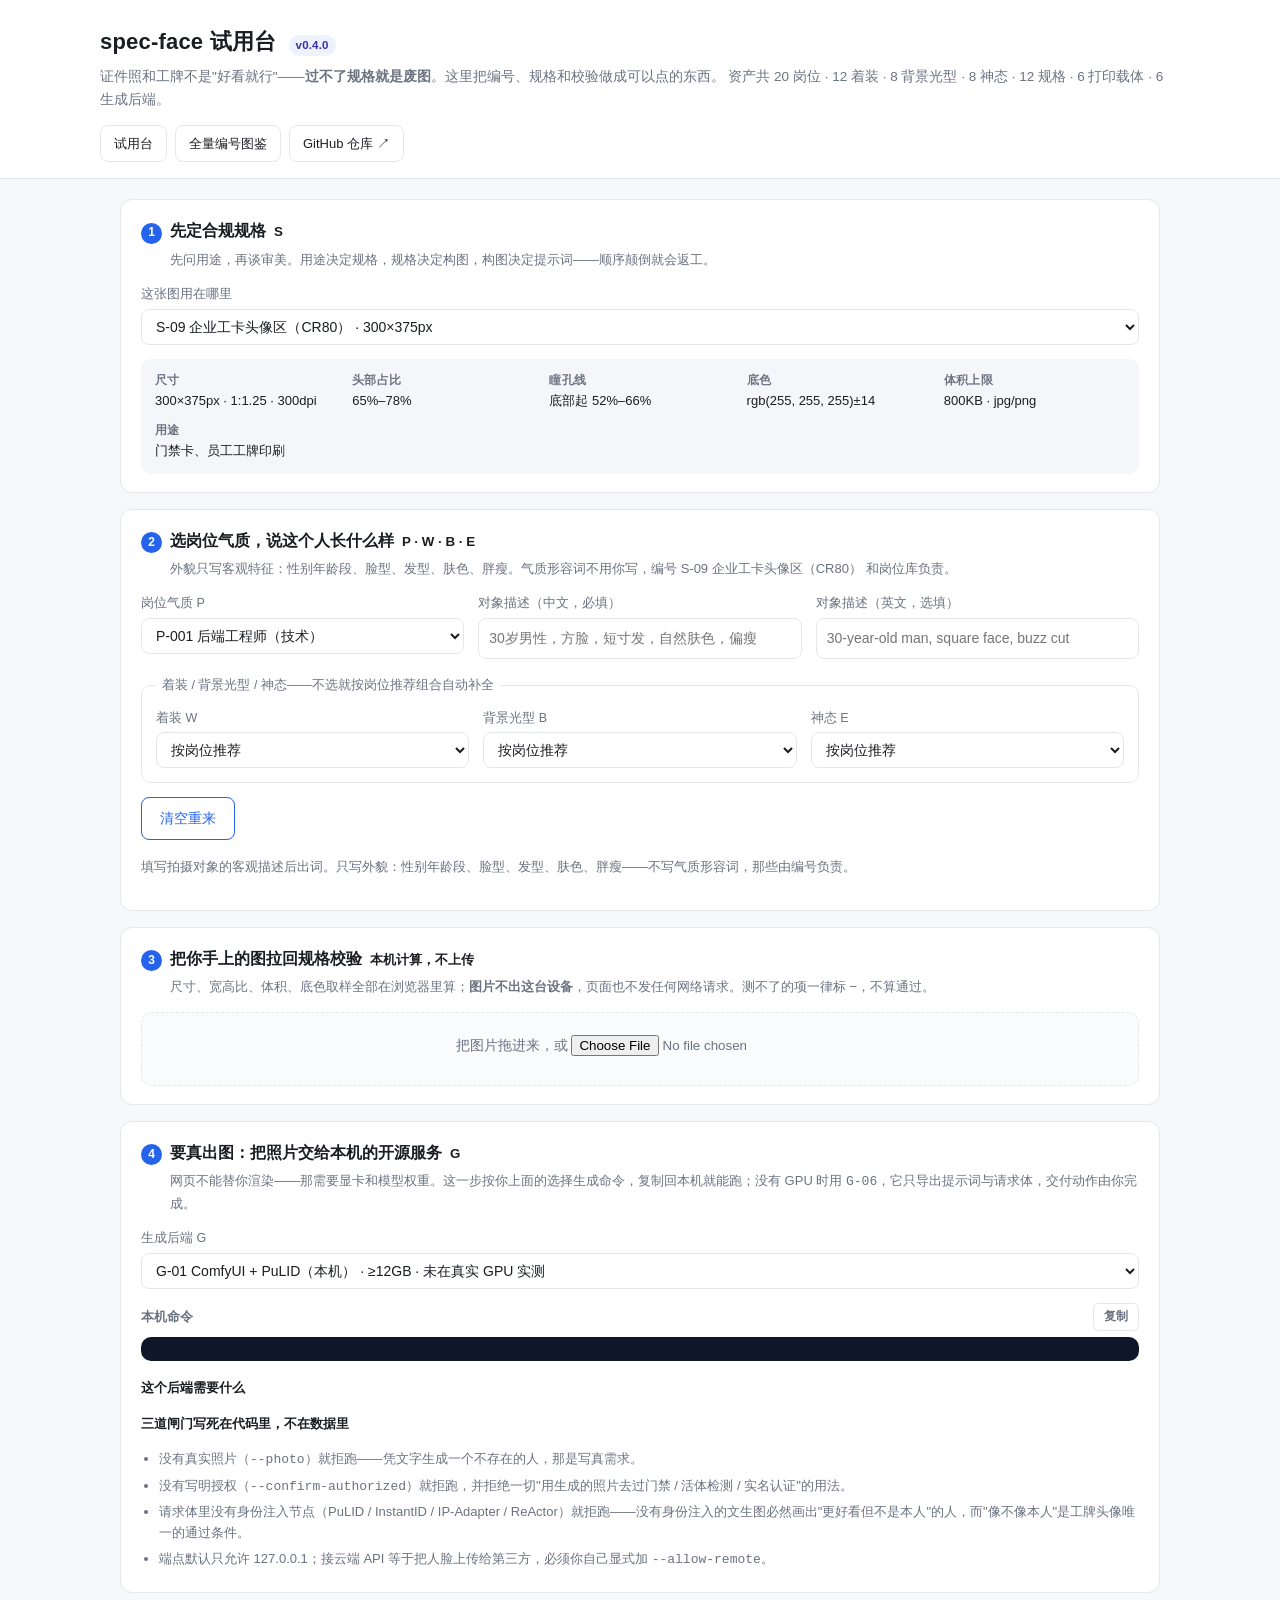
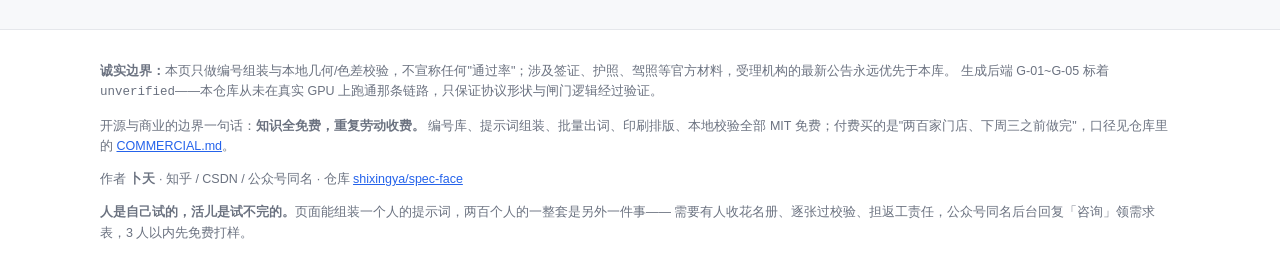
<file: index.html>
<!DOCTYPE html>
<html lang="zh-CN">
<head>
<meta charset="utf-8">
<meta name="viewport" content="width=device-width, initial-scale=1">
<title>spec-face 试用台 · 选编号，出合规工牌头像提示词</title>
<meta name="description" content="在线组合 S/P/W/B/E 五元编号，生成中英双语工牌头像提示词与交付前自检清单，并在浏览器本地校验图片尺寸、底色与体积。不上传任何图片。">
<link rel="stylesheet" href="assets/style.css">
</head>
<body>
<header>
  <div class="head-inner">
    <h1>spec-face 试用台 <span class="tag" id="v-tag">v0.0.0</span></h1>
    <div class="sub">证件照和工牌不是"好看就行"——<b>过不了规格就是废图</b>。这里把编号、规格和校验做成可以点的东西。
      资产共 <span id="v-count">—</span>。</div>
    <nav class="tabs">
      <a href="index.html">试用台</a>
      <a href="gallery.html">全量编号图鉴</a>
      <a href="https://github.com/shixingya/spec-face" target="_blank" rel="noopener">GitHub 仓库 ↗</a>
    </nav>
  </div>
</header>

<main id="app">

  <section class="step">
    <h2><span class="num">1</span>先定合规规格 <small class="en">S</small></h2>
    <p class="why">先问用途，再谈审美。用途决定规格，规格决定构图，构图决定提示词——顺序颠倒就会返工。</p>
    <div class="row">
      <div class="f wide">
        <label for="spec">这张图用在哪里</label>
        <select id="spec"></select>
      </div>
    </div>
    <div class="facts" id="facts"></div>
    <div class="flag" id="spec-flag" hidden>⚠ 本规格标记 <code>needs_verification</code>：正式提交前请比对受理方（使领馆、出入境、交管、平台）的最新公告，本页不构成官方口径。</div>
  </section>

  <section class="step">
    <h2><span class="num">2</span>选岗位气质，说这个人长什么样 <small class="en">P · W · B · E</small></h2>
    <p class="why">外貌只写客观特征：性别年龄段、脸型、发型、肤色、胖瘦。气质形容词不用你写，编号 <span id="spec-name">—</span> 和岗位库负责。</p>
    <div class="row">
      <div class="f">
        <label for="persona">岗位气质 P</label>
        <select id="persona"></select>
      </div>
      <div class="f">
        <label for="subject">对象描述（中文，必填）</label>
        <input type="text" id="subject" placeholder="30岁男性，方脸，短寸发，自然肤色，偏瘦">
      </div>
      <div class="f">
        <label for="subject-en">对象描述（英文，选填）</label>
        <input type="text" id="subject-en" placeholder="30-year-old man, square face, buzz cut">
      </div>
    </div>
    <fieldset>
      <legend>着装 / 背景光型 / 神态——不选就按岗位推荐组合自动补全</legend>
      <div class="row">
        <div class="f"><label for="w-wear">着装 W</label><select id="w-wear"></select></div>
        <div class="f"><label for="w-backdrop">背景光型 B</label><select id="w-backdrop"></select></div>
        <div class="f"><label for="w-mood">神态 E</label><select id="w-mood"></select></div>
      </div>
    </fieldset>
    <p style="margin:14px 0 0"><button class="act sec" id="reset">清空重来</button></p>

    <div class="out" id="prompt-out"></div>
  </section>

  <section class="step">
    <h2><span class="num">3</span>把你手上的图拉回规格校验 <small class="en">本机计算，不上传</small></h2>
    <p class="why">尺寸、宽高比、体积、底色取样全部在浏览器里算；<b>图片不出这台设备</b>，页面也不发任何网络请求。测不了的项一律标 −，不算通过。</p>
    <div class="drop" id="drop">
      把图片拖进来，或 <input type="file" id="file" accept="image/*" style="display:inline-block;width:auto;border:none;padding:0">
      <div id="file-name" style="margin-top:6px"></div>
    </div>
    <div class="step" id="check-card" hidden style="margin:16px 0 0;padding:0;border:none">
      <div class="preview">
        <div id="check-preview"></div>
        <div style="flex:1;min-width:260px">
          <table>
            <thead><tr><th></th><th>校验项</th><th>用第 1 步选定的规格实测</th></tr></thead>
            <tbody id="check-body"></tbody>
          </table>
          <div class="summary" id="check-sum"></div>
        </div>
      </div>
    </div>
  </section>

  <section class="step">
    <h2><span class="num">4</span>要真出图：把照片交给本机的开源服务 <small class="en">G</small></h2>
    <p class="why">网页不能替你渲染——那需要显卡和模型权重。这一步按你上面的选择生成命令，复制回本机就能跑；没有 GPU 时用 <code>G-06</code>，它只导出提示词与请求体，交付动作由你完成。</p>
    <div class="row">
      <div class="f wide">
        <label for="provider">生成后端 G</label>
        <select id="provider"></select>
      </div>
    </div>
    <p class="why" id="g-note" style="margin:10px 0 0"></p>
    <div class="blk" style="margin-top:14px">
      <h3><span>本机命令</span><button class="copy" data-copy="cmd">复制</button></h3>
      <pre class="cmd" id="cmd"></pre>
    </div>
    <b style="font-size:13px">这个后端需要什么</b>
    <ul class="gates" id="g-need"></ul>
    <b style="font-size:13px">三道闸门写死在代码里，不在数据里</b>
    <ul class="gates">
      <li>没有真实照片（<code>--photo</code>）就拒跑——凭文字生成一个不存在的人，那是写真需求。</li>
      <li>没有写明授权（<code>--confirm-authorized</code>）就拒跑，并拒绝一切"用生成的照片去过门禁 / 活体检测 / 实名认证"的用法。</li>
      <li>请求体里没有身份注入节点（PuLID / InstantID / IP-Adapter / ReActor）就拒跑——没有身份注入的文生图必然画出"更好看但不是本人"的人，而"像不像本人"是工牌头像唯一的通过条件。</li>
      <li>端点默认只允许 127.0.0.1；接云端 API 等于把人脸上传给第三方，必须你自己显式加 <code>--allow-remote</code>。</li>
    </ul>
  </section>

</main>

<footer>
  <div class="head-inner">
    <p><b>诚实边界：</b>本页只做编号组装与本地几何/色差校验，不宣称任何"通过率"；涉及签证、护照、驾照等官方材料，受理机构的最新公告永远优先于本库。
      生成后端 G-01~G-05 标着 <code>unverified</code>——本仓库从未在真实 GPU 上跑通那条链路，只保证协议形状与闸门逻辑经过验证。</p>
    <p>开源与商业的边界一句话：<b>知识全免费，重复劳动收费。</b>
      编号库、提示词组装、批量出词、印刷排版、本地校验全部 MIT 免费；付费买的是"两百家门店、下周三之前做完"，口径见仓库里的
      <a href="https://github.com/shixingya/spec-face/blob/main/COMMERCIAL.md" target="_blank" rel="noopener">COMMERCIAL.md</a>。</p>
    <p>作者 <b>卜天</b> · 知乎 / CSDN / 公众号同名 · 仓库
      <a href="https://github.com/shixingya/spec-face" target="_blank" rel="noopener">shixingya/spec-face</a></p>
    <p><b>人是自己试的，活儿是试不完的。</b>页面能组装一个人的提示词，两百个人的一整套是另外一件事——
      需要有人收花名册、逐张过校验、担返工责任，公众号同名后台回复「咨询」领需求表，3 人以内先免费打样。</p>
  </div>
</footer>

<script src="data/library.js"></script>
<script src="assets/app.js"></script>
</body>
</html>
</file>
<file: assets/style.css>
:root {
  --fg: #1a1d21;
  --mut: #6b7280;
  --line: #e5e7eb;
  --bg: #fff;
  --ac: #2563eb;
  --ok: #047857;
  --bad: #b91c1c;
  --warn: #b45309;
}

* { box-sizing: border-box; }

body {
  margin: 0;
  font: 15px/1.65 -apple-system, "Segoe UI", "PingFang SC", "Microsoft YaHei", sans-serif;
  color: var(--fg);
  background: #f7f8fa;
}

header {
  background: var(--bg);
  border-bottom: 1px solid var(--line);
  padding: 24px 20px 16px;
}

.head-inner, main, footer > .head-inner { max-width: 1080px; margin: 0 auto; }

h1 { margin: 0; font-size: 22px; letter-spacing: .2px; }

.sub { color: var(--mut); font-size: 13.5px; margin-top: 6px; }

.tabs { display: flex; gap: 8px; margin-top: 14px; flex-wrap: wrap; }

.tabs a, .tabs button {
  padding: 7px 13px;
  border: 1px solid var(--line);
  background: var(--bg);
  border-radius: 8px;
  cursor: pointer;
  font-size: 13px;
  color: var(--fg);
  text-decoration: none;
}

.tabs a.ext:hover, .tabs button:hover { border-color: var(--ac); color: var(--ac); }

main { padding: 20px; }

.step {
  background: var(--bg);
  border: 1px solid var(--line);
  border-radius: 12px;
  padding: 18px 20px;
  margin-bottom: 16px;
}

.step > h2 {
  margin: 0 0 4px;
  font-size: 16px;
  display: flex;
  align-items: baseline;
  gap: 8px;
}

.num {
  display: inline-flex;
  width: 21px; height: 21px;
  border-radius: 50%;
  background: var(--ac);
  color: #fff;
  font-size: 12px;
  align-items: center;
  justify-content: center;
  flex: none;
}

.why { color: var(--mut); font-size: 13px; margin: 0 0 14px 29px; }

.row { display: flex; gap: 14px; flex-wrap: wrap; }

label { display: block; font-size: 12.5px; color: var(--mut); margin-bottom: 4px; }

select, input[type=text], textarea {
  font: inherit;
  font-size: 14px;
  padding: 8px 10px;
  border: 1px solid var(--line);
  border-radius: 8px;
  background: var(--bg);
  color: var(--fg);
  width: 100%;
}

select:focus, input:focus, textarea:focus { outline: 2px solid #bfdbfe; border-color: var(--ac); }

.f { flex: 1 1 220px; min-width: 200px; }
.f.wide { flex: 1 1 100%; }

fieldset {
  border: 1px solid var(--line);
  border-radius: 10px;
  padding: 12px 14px 14px;
  margin: 16px 0 0;
}

legend { font-size: 12.5px; color: var(--mut); padding: 0 6px; }

.facts {
  display: grid;
  grid-template-columns: repeat(auto-fit, minmax(150px, 1fr));
  gap: 10px 16px;
  margin-top: 14px;
  padding: 12px 14px;
  background: #f4f6f9;
  border-radius: 10px;
  font-size: 13px;
}

.facts b { display: block; color: var(--mut); font-size: 11.5px; font-weight: 600; letter-spacing: .3px; }

.flag {
  margin-top: 12px;
  padding: 10px 12px;
  border-radius: 8px;
  font-size: 13px;
  background: #fef3c7;
  color: #78350f;
  border: 1px solid #fde68a;
}

button.act {
  font: inherit;
  font-size: 14px;
  padding: 9px 18px;
  border-radius: 8px;
  border: 1px solid var(--ac);
  background: var(--ac);
  color: #fff;
  cursor: pointer;
}

button.act.sec { background: var(--bg); color: var(--ac); }
button.act:disabled { opacity: .45; cursor: not-allowed; }

.out { margin-top: 16px; }

.blk { margin-bottom: 14px; }

.blk h3 {
  margin: 0 0 6px;
  font-size: 13px;
  color: var(--mut);
  font-weight: 600;
  display: flex;
  justify-content: space-between;
  align-items: center;
  gap: 10px;
}

textarea {
  min-height: 96px;
  resize: vertical;
  line-height: 1.6;
  white-space: pre-wrap;
}

.combo {
  font-family: ui-monospace, "Cascadia Mono", Consolas, monospace;
  font-size: 13.5px;
  background: #0f172a;
  color: #e2e8f0;
  padding: 9px 12px;
  border-radius: 8px;
  overflow-x: auto;
  white-space: nowrap;
}

.copy {
  font: inherit;
  font-size: 12px;
  padding: 3px 10px;
  border: 1px solid var(--line);
  border-radius: 6px;
  background: var(--bg);
  cursor: pointer;
  color: var(--mut);
}

.copy:hover { border-color: var(--ac); color: var(--ac); }

ul.list { margin: 0; padding-left: 20px; font-size: 13.5px; }
ul.list li { margin-bottom: 3px; }
ul.list li.warn { color: var(--warn); }

table { border-collapse: collapse; width: 100%; font-size: 13.5px; margin-top: 12px; }
th, td { text-align: left; padding: 7px 10px; border-bottom: 1px solid var(--line); vertical-align: top; }
th { color: var(--mut); font-size: 12px; font-weight: 600; }
td.mark { font-weight: 700; width: 34px; text-align: center; }
.p-ok { color: var(--ok); }
.p-bad { color: var(--bad); }
.p-skip { color: var(--mut); }
tr.skip td { color: var(--mut); }

pre.cmd {
  font-family: ui-monospace, "Cascadia Mono", Consolas, monospace;
  font-size: 12.5px;
  background: #0f172a;
  color: #e2e8f0;
  padding: 12px 14px;
  border-radius: 10px;
  overflow-x: auto;
  margin: 0;
  line-height: 1.7;
}

.gates { font-size: 13px; color: var(--mut); margin: 12px 0 0; padding-left: 18px; }
.gates li { margin-bottom: 4px; }

canvas#drop-zone { display: none; }

.drop {
  border: 1.5px dashed var(--line);
  border-radius: 10px;
  padding: 22px;
  text-align: center;
  color: var(--mut);
  font-size: 13.5px;
  background: #fafbfc;
}

.drop.on { border-color: var(--ac); color: var(--ac); background: #eff6ff; }

.preview { display: flex; gap: 16px; align-items: flex-start; margin-top: 12px; flex-wrap: wrap; }
.preview img { max-height: 220px; border-radius: 8px; border: 1px solid var(--line); display: block; }

.summary { font-size: 13.5px; margin-top: 10px; padding: 10px 12px; border-radius: 8px; background: #f4f6f9; }
.summary.bad { background: #fee2e2; color: #7f1d1d; }
.summary.good { background: #d1fae5; color: #065f46; }

footer { border-top: 1px solid var(--line); background: var(--bg); padding: 18px 20px 26px; color: var(--mut); font-size: 12.5px; }
footer a { color: var(--ac); }

.tag {
  display: inline-block;
  font-size: 11.5px;
  padding: 1px 7px;
  border-radius: 999px;
  background: #eef2ff;
  color: #3730a3;
  margin-left: 6px;
}

.tag.warn { background: #fef3c7; color: #78350f; }

@media (max-width: 640px) {
  .f { flex: 1 1 100%; min-width: 0; }
  h1 { font-size: 19px; }
}
</file>
